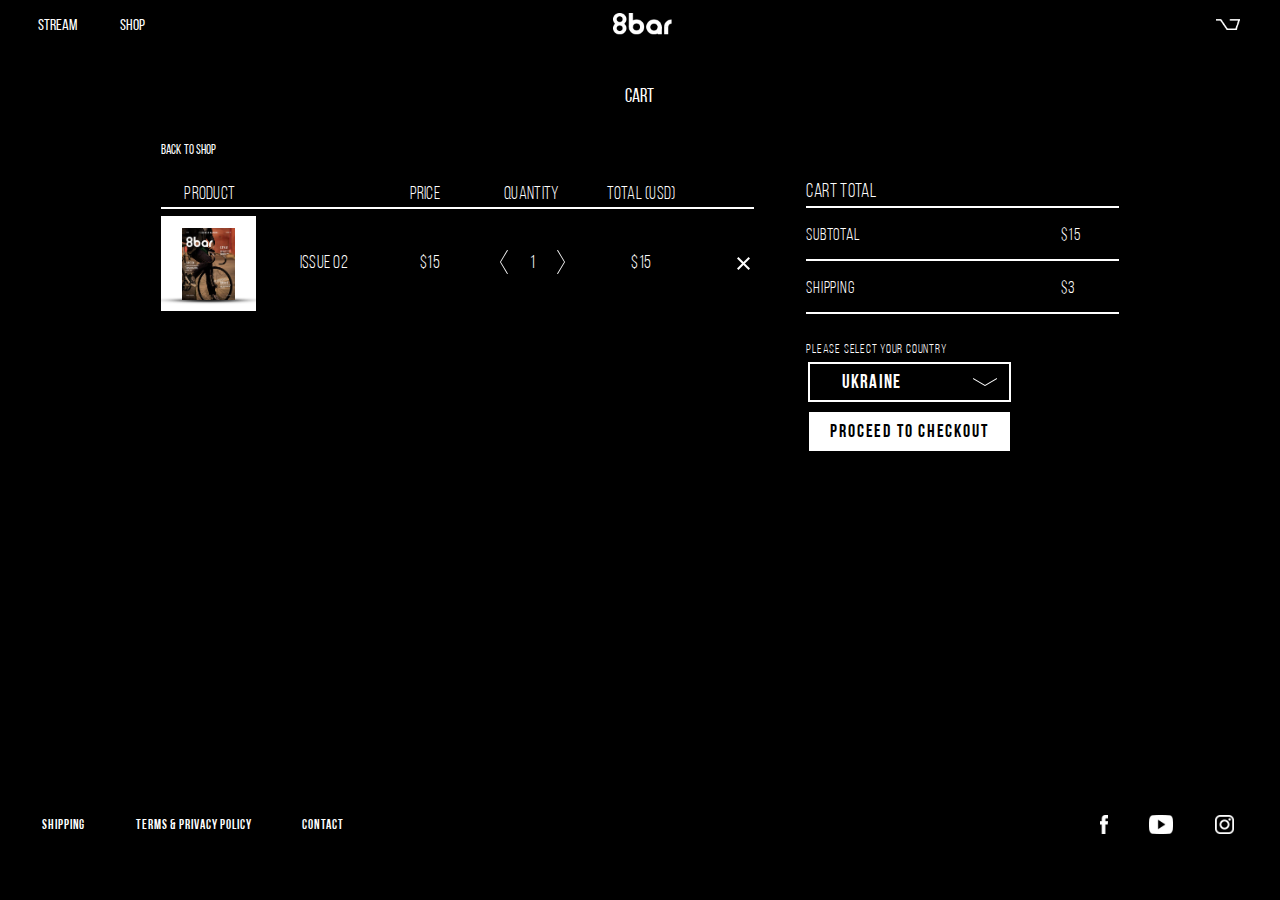
<file: cart.html>
<!DOCTYPE html>
<html lang="en">
<head>
    <meta charset="UTF-8">
    <title>cart</title>
    <link href="style.css" rel="stylesheet">
    <link href="cart.css" rel="stylesheet">
</head>
<body>
    <div class="cart-page">
        <header>
            <nav>
                <div class="nav-links">
                    <a href="stream.html">Stream</a>
                    <a href="shop.html">Shop </a>
                </div>
                <a class="logo" href="index.html">
                    <img src="assets/logo.png">
                </a>
                <div class="basket">
                    <a href="cart.html"></a>
                    <img src="assets/basket.png" class="basket-img">
                    <img src="assets/basket-mob.png" class="basket-mob">
                </div>
            </nav>
            <nav class="mob-menuToggle">
                <div class="menuToggle">
                    <input type="checkbox" />
                    <span></span>
                    <span></span>
                    <span></span>
                    <ul class="mob-menu">
                        <a href="index.html"><li>HOME</li></a>
                        <a href="stream.html"><li>STREAM</li></a>
                        <a href="shop.html"><li>SHOP</li></a>
                        <a href="cart.html"><li>CART</li></a>
                    </ul>
                </div>
            </nav>
        </header>
        <div class="cart-content">
            <div class="cart-content__title">CART</div>
            <a class="cart-content__back" href="shop.html">back to shop</a>
            <div class="cart-content__products">
                <div class="products-header">
                    <div class="products-header__product">product</div>
                    <div class="products-header__price">price</div>
                    <div class="products-header__quantity">quantity</div>
                    <div class="products-header__total-price">total (USD)</div>
                </div>
                <div class="no-products-message">No products in your cart</div>
                <div class="product-row">
                    <div class="product-row__product">
                        <div class="product-row__img-container">
                            <img class="product-row__img-shadow" src="assets/shadow.png">
                            <img class="product-row__img" src="assets/TITLEМонтажная-область-2.jpg">
                        </div>
                        <div class="product-row__product-name">ISSUE 02</div>
                    </div>
                    <div class="product-row__price">$15</div>
                    <div class="product-row__quantity">
                        <div class="quantity-arrow__less">
                            <img src="assets/arrow1.svg" onclick="decreaseProduct(this)">
                        </div>
                        <div class="quantity-numeral">1</div>
                        <div class="quantity-arrow__more">
                            <img src="assets/arrow2.svg" onclick="increaseProduct(this)">
                        </div>
                    </div>
                    <div class="product-row__total-price">$15</div>
                    <div class="product-row__delete">
                        <img src="assets/button-delete.svg" onclick="deleteProduct(this)">
                    </div>
                </div>
            </div>
            <div class="cart-content__form">
                <div class="cart-content__form-title">cart total</div>
                <div class="cart-content__form-subtotal">
                    <div class="subtotal-text">subtotal</div>
                    <div class="subtotal-price">$15</div>
                </div>
                <div class="cart-content__form-shipping">
                    <div class="shipping-text">shipping</div>
                    <div class="shipping-price">$</div>
                </div>
                <div class="cart-content__form-text">please select your country</div>
                <div class="country-select">
                    <div class="country-select__text"></div>
                    <div class="country-select__icon">
                        <img src="assets/select-icon.svg">
                    </div>
                    <div class="country-select__list"></div>
                </div>
                <button class="cart-content__button">proceed to checkout</button>
            </div>
        </div>
        <footer>
            <div class="footer-nav">
                <a>shipping</a>
                <a>terms & privacy policy</a>
                <a>contact</a>
            </div>
            <div class="social-icons">
                <a>
                    <img src="assets/f.png"class="icon-f">
                </a>
                <a>
                    <img src="assets/y-t.png" class="icon-y-t">
                </a>
                <a>
                    <img src="assets/inst.png" class="icon-inst">
                </a>
            </div>
        </footer>
    </div>
    <script src="script.js"></script>
</body>
</html>
</file>
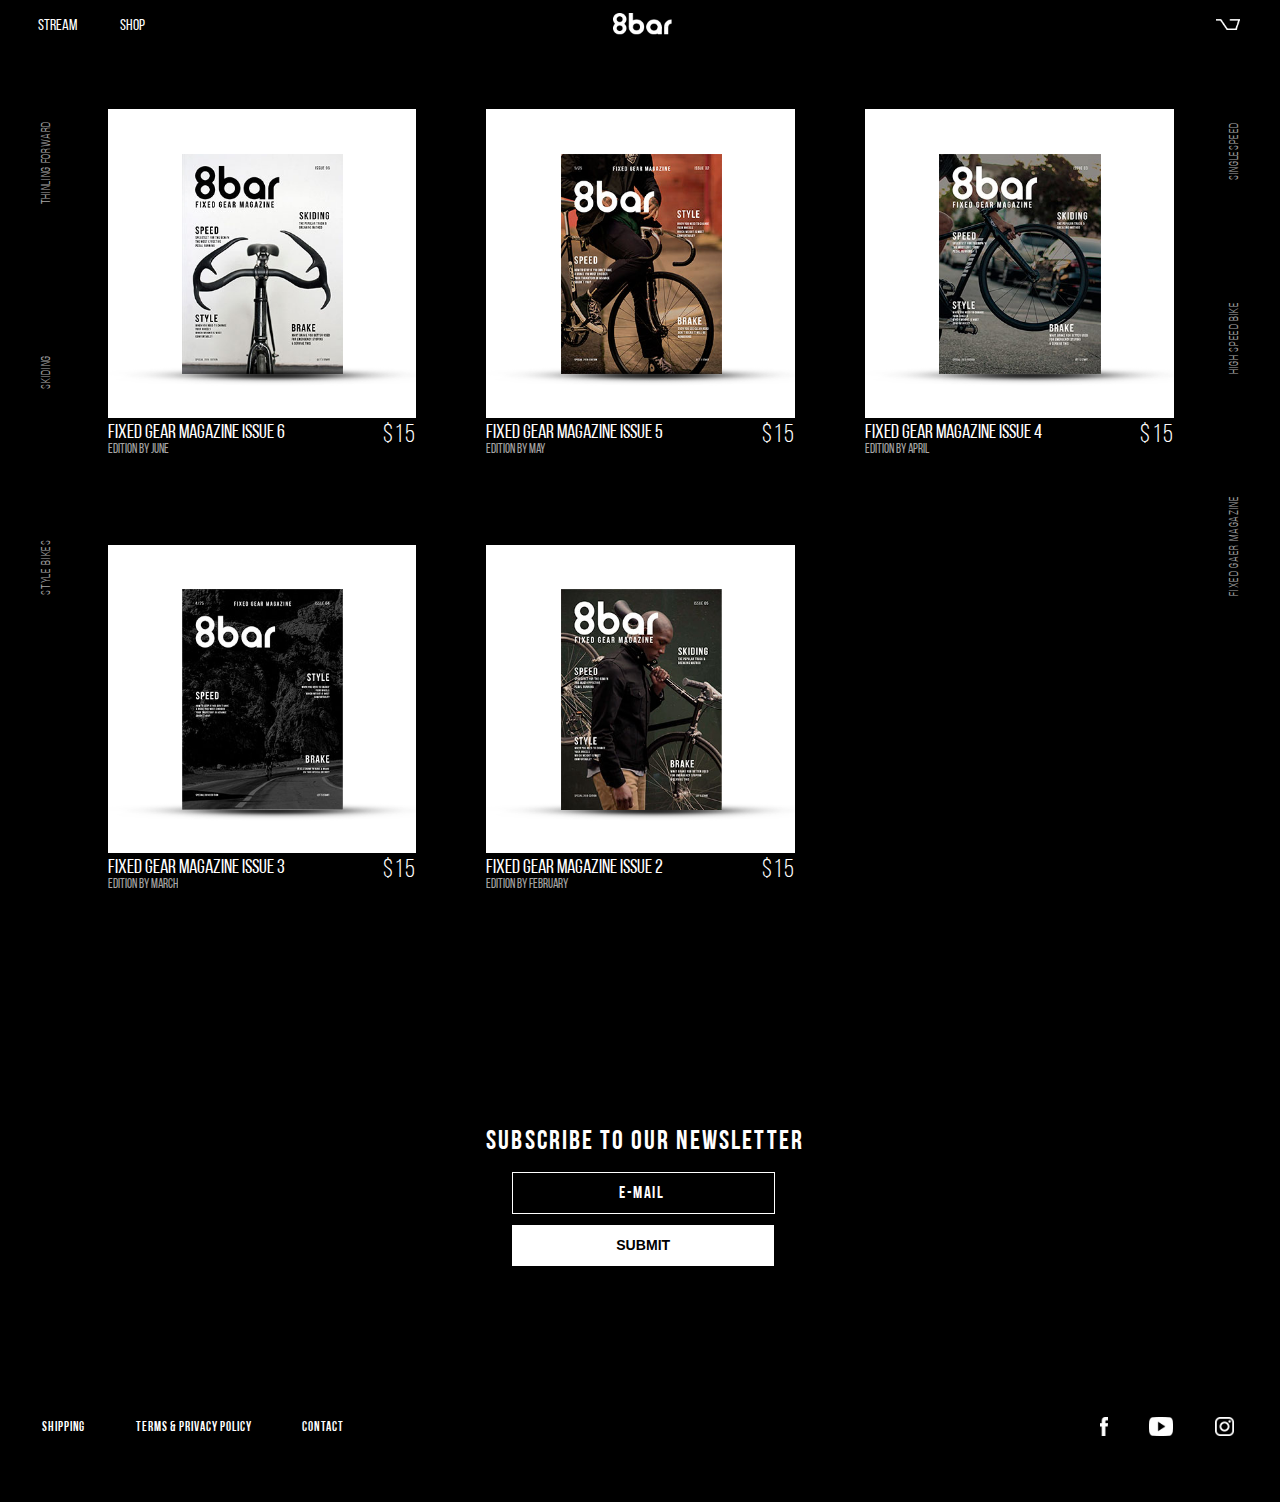
<file: shop.html>
<!DOCTYPE html>
<html lang="en">
<head>
    <meta charset="UTF-8">
    <title>8-bar</title>
    <link href="style.css" rel="stylesheet">
    <link href="shop.css" rel="stylesheet">
</head>
<body>
    <div class="shop-page" id="app">
        <header>
            <nav>
                <div class="nav-links">
                    <a href="stream.html">Stream</a>
                    <a href="shop.html">Shop </a>
                </div>
                <a class="logo" href="index.html">
                    <img src="assets/logo.png">
                </a>
                <div class="basket">
                    <a href="cart.html"></a>
                    <img src="assets/basket.png" class="basket-img">
                    <img src="assets/basket-mob.png" class="basket-mob">
                </div>
            </nav>
            <nav class="mob-menuToggle">
                <div class="menuToggle">
                    <input type="checkbox" />
                    <span></span>
                    <span></span>
                    <span></span>
                    <ul class="mob-menu">
                        <a href="index.html"><li>HOME</li></a>
                        <a href="stream.html"><li>STREAM</li></a>
                        <a href="shop.html"><li>SHOP</li></a>
                        <a href="cart.html"><li>CART</li></a>
                    </ul>
                </div>
            </nav>
            <div class="side-text side-text--left">
                <div>style bikes</div>
                <div>skiding</div>
                <div>thinling forward</div>
            </div>
            <div class="side-text side-text--right">
                <div>FIXED GAER MAGAZINE</div>
                <div>high speed bike</div>
                <div>singlespeed</div>
            </div>
        </header>
        <div class="products">
<!--           ====================================================-->
            <div class="product">
                <div class="product__inner">
                    <div class="product_cart">
                        <div class="product_cart__product-img-container hover-animation">
                            <img class="product_cart__product-img hover-animation__el" src="assets/TITLESМонтажная-область-6%20копия%202.jpg">
                        </div>
                        <img class="product_cart__shadow" src="assets/shadow.png">
                        <button class="product_cart__button-buy">TO CART</button>
                    </div>
                    <div class="product__info">
                        <div class="product__title">fixed gear magazine issue 6</div>
                        <div class="product__description">edition by june</div>
                        <div class="product__price">$15</div>
                    </div>
                </div>
            </div>
            <div class="product">
                <div class="product__inner">
                    <div class="product_cart">
                        <div class="product_cart__product-img-container hover-animation">
                            <img class="product_cart__product-img hover-animation__el" src="assets/TITLEМонтажная-область-2.jpg">
                        </div>
                        <img class="product_cart__shadow" src="assets/shadow.png">
                        <button class="product_cart__button-buy">TO CART</button>
                    </div>
                    <div class="product__info">
                        <div class="product__title">fixed gear magazine issue 5</div>
                        <div class="product__description">edition by may</div>
                        <div class="product__price">$15</div>
                    </div>
                </div>
            </div>
            <div class="product">
                <div class="product__inner">
                    <div class="product_cart">
                        <img class="product_cart__shadow" src="assets/shadow.png">
                        <div class="product_cart__product-img-container hover-animation">
                            <img class="product_cart__product-img hover-animation__el" src="assets/TITLEМонтажная-область-3.jpg">
                        </div>
                        <button class="product_cart__button-buy">TO CART</button>
                    </div>
                    <div class="product__info">
                        <div class="product__title">fixed gear magazine issue 4</div>
                        <div class="product__description">edition by april</div>
                        <div class="product__price">$15</div>
                    </div>
                </div>
            </div>
            <div class="product">
                <div class="product__inner">
                    <div class="product_cart">
                        <img class="product_cart__shadow" src="assets/shadow.png">
                        <div class="product_cart__product-img-container hover-animation">
                            <img class="product_cart__product-img hover-animation__el" src="assets/TITLEМонтажная-область-4%20копия.jpg">
                        </div>
                        <button class="product_cart__button-buy">TO CART</button>
                    </div>
                    <div class="product__info">
                        <div class="product__title">fixed gear magazine issue 3</div>
                        <div class="product__description">edition by march</div>
                        <div class="product__price">$15</div>
                    </div>
                </div>
            </div>
            <div class="product">
                <div class="product__inner">
                    <div class="product_cart">
                        <img class="product_cart__shadow" src="assets/shadow.png">
                        <div class="product_cart__product-img-container hover-animation">
                            <img class="product_cart__product-img hover-animation__el" src="assets/TITLEМонтажная-область-5%20копия.jpg">
                        </div>
                        <button class="product_cart__button-buy">TO CART</button>
                    </div>
                    <div class="product__info">
                        <div class="product__title">fixed gear magazine issue 2</div>
                        <div class="product__description">edition by february</div>
                        <div class="product__price">$15</div>
                    </div>
                </div>
            </div>
            <div class="product">
                <div class="product__inner">
                    <div class="product_cart">
                        <img class="product_cart__shadow" src="assets/shadow.png">
                        <div class="product_cart__product-img-container hover-animation">
                            <img class="product_cart__product-img hover-animation__el" src="assets/TITLEМонтажная-область-1.jpg">
                        </div>
                        <button class="product_cart__button-buy">TO CART</button>
                    </div>
                    <div class="product__info">
                        <div class="product__title">fixed gear magazine issue 1</div>
                        <div class="product__description">edition by january</div>
                        <div class="product__price">$15</div>
                    </div>
                </div>
            </div>
        </div>
    </div>
    <form class="form-screen">
        <div class="form-title">
            subscribe to our newsletter
        </div>
        <input class="form-screen__button-1" placeholder="E-MAIL">
        <button class="form-screen__button-2">submit</button>
    </form>
    <!--    ====================================================================footer=-->
    <footer>
        <div class="footer-nav">
            <a>shipping</a>
            <a>terms & privacy policy</a>
            <a>contact</a>
        </div>
        <div class="social-icons">
            <a>
                <img src="assets/f.png"class="icon-f">
            </a>
            <a>
                <img src="assets/y-t.png" class="icon-y-t">
            </a>
            <a>
                <img src="assets/inst.png" class="icon-inst">
            </a>
        </div>
    </footer>
    <script src ="script.js"></script>
</body>
</html>
</file>
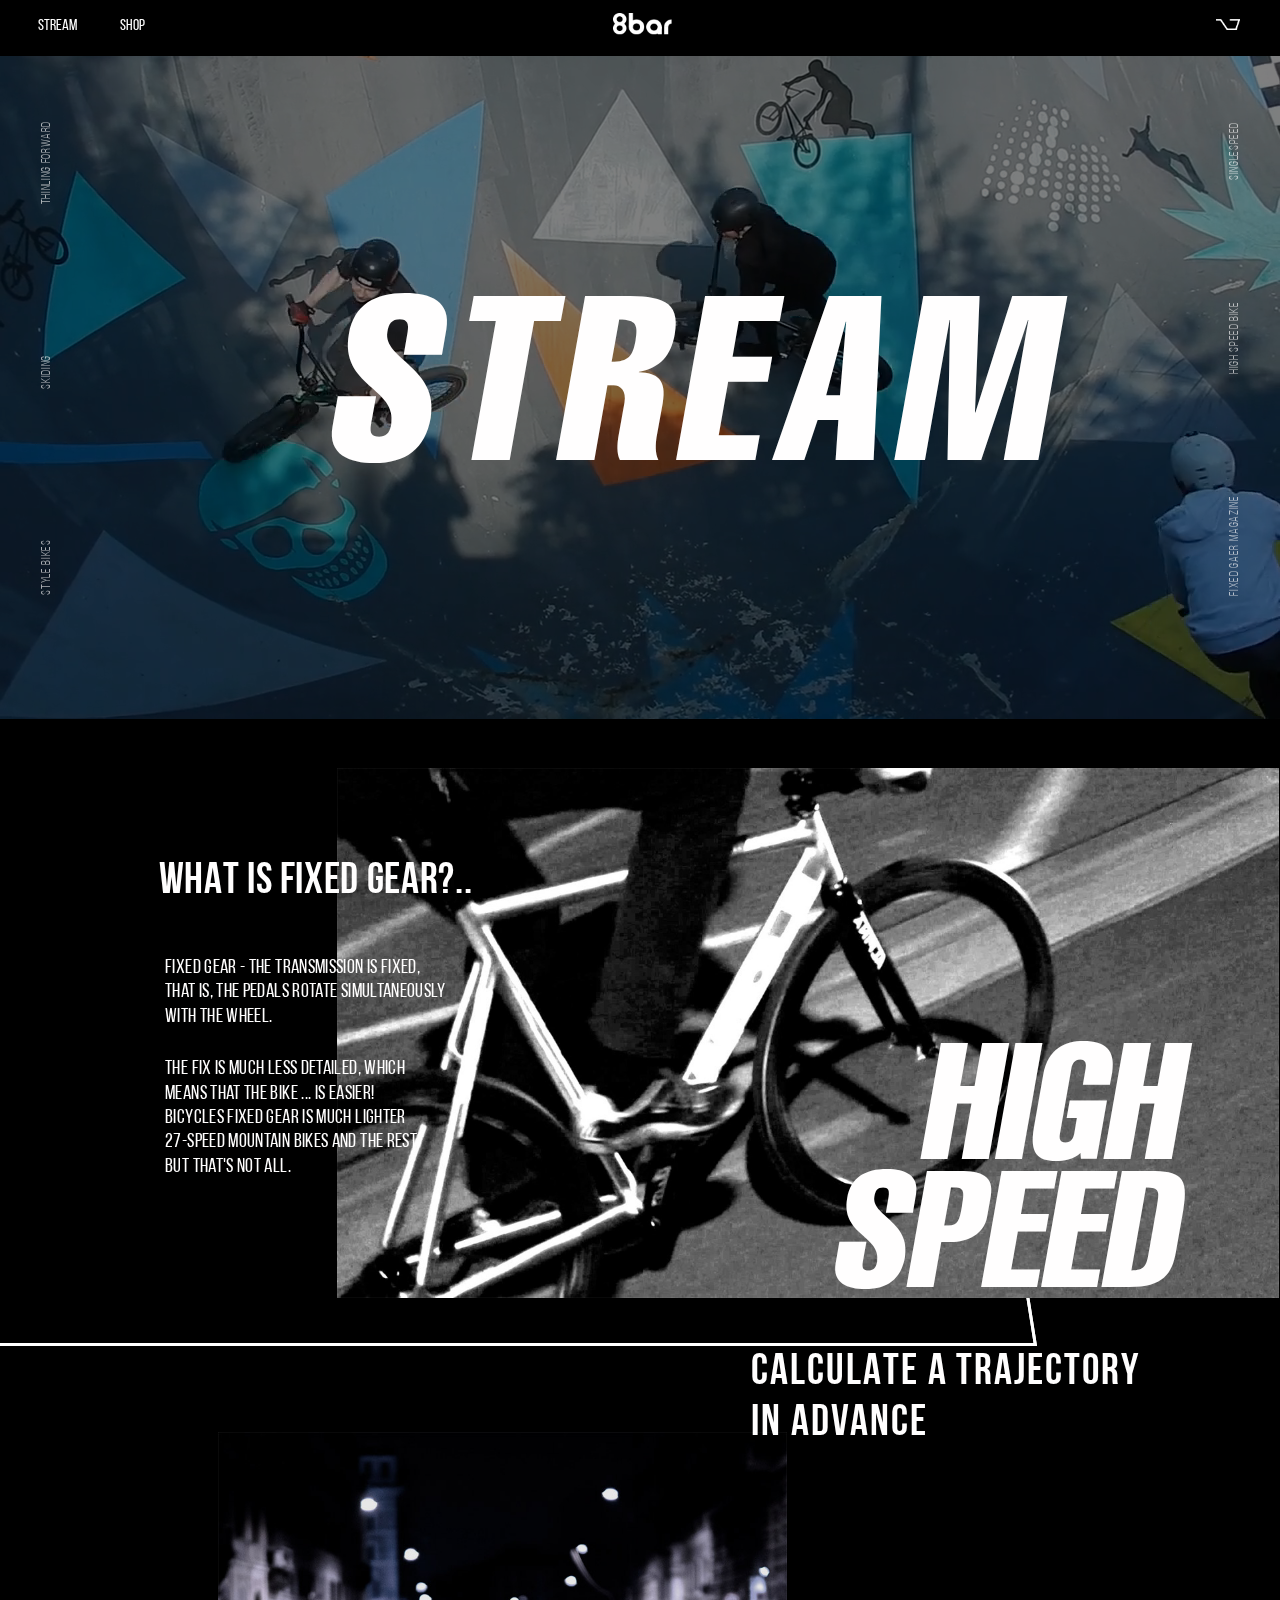
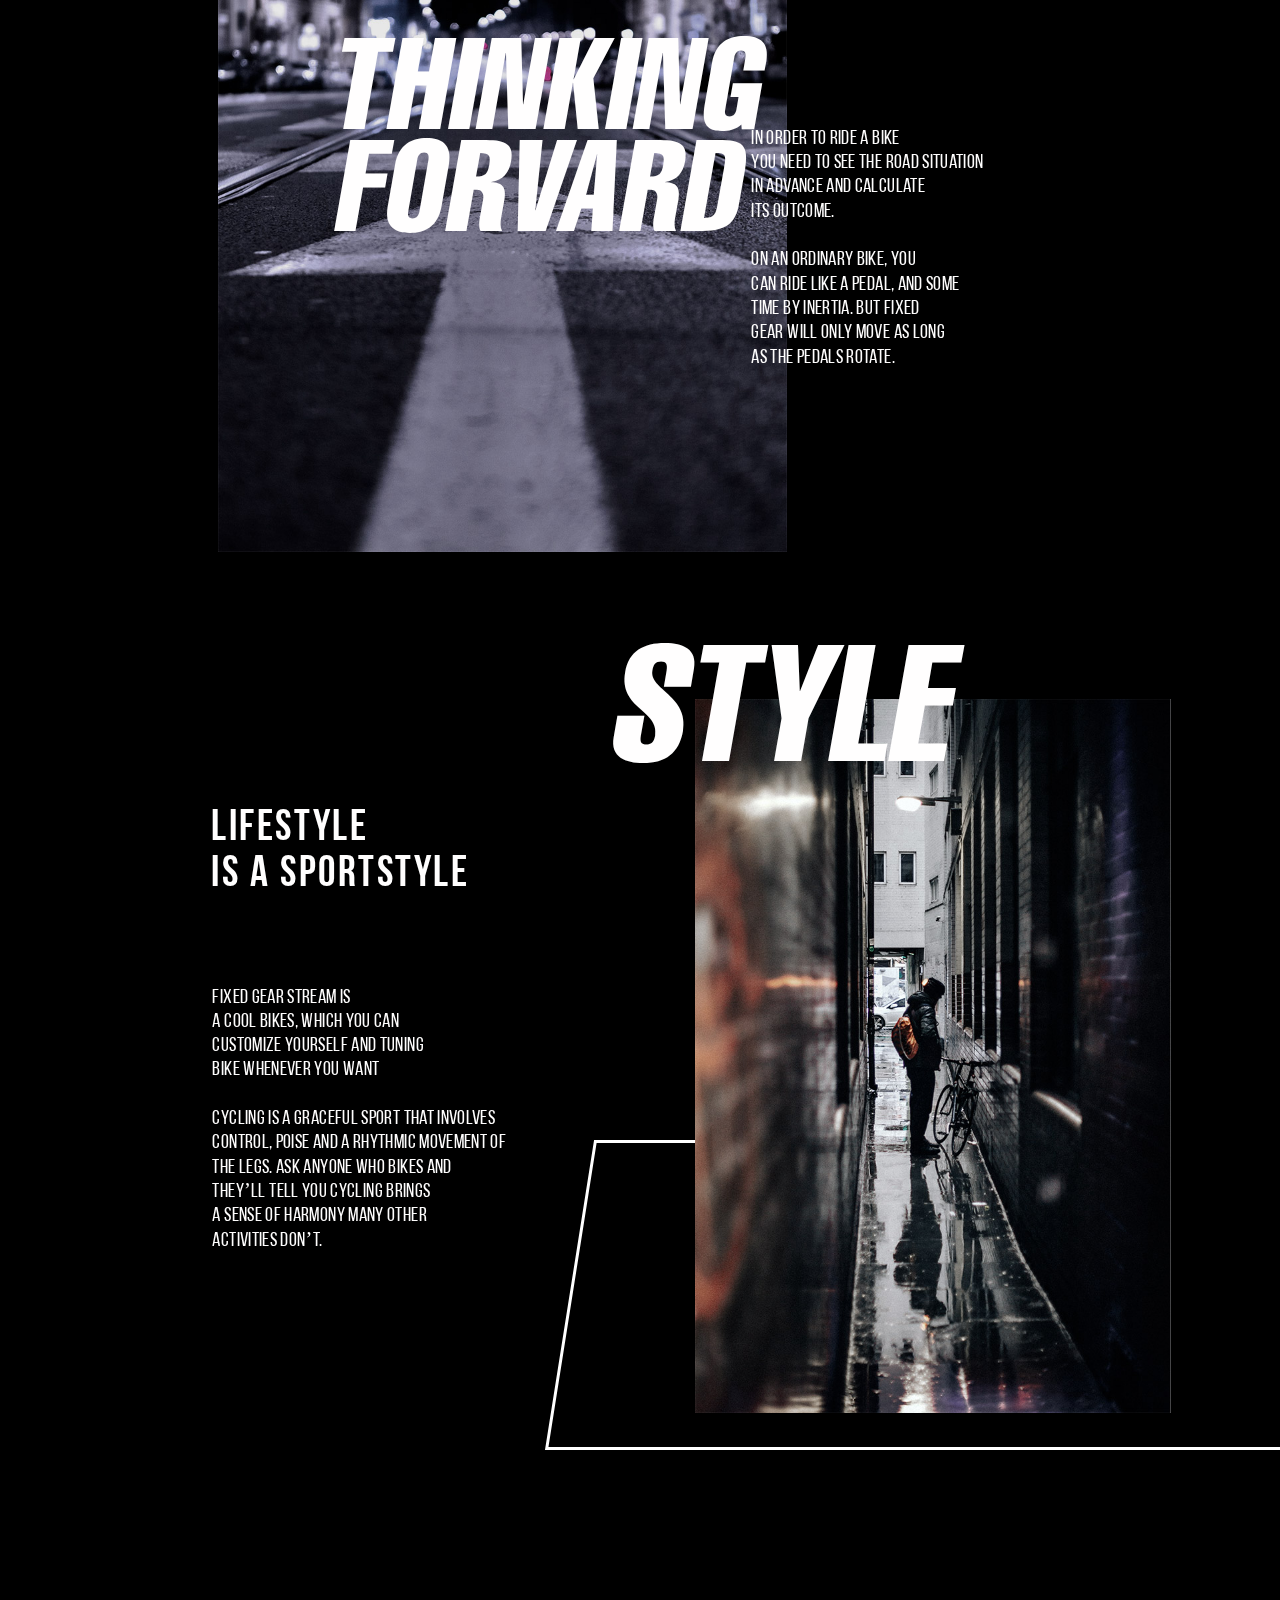
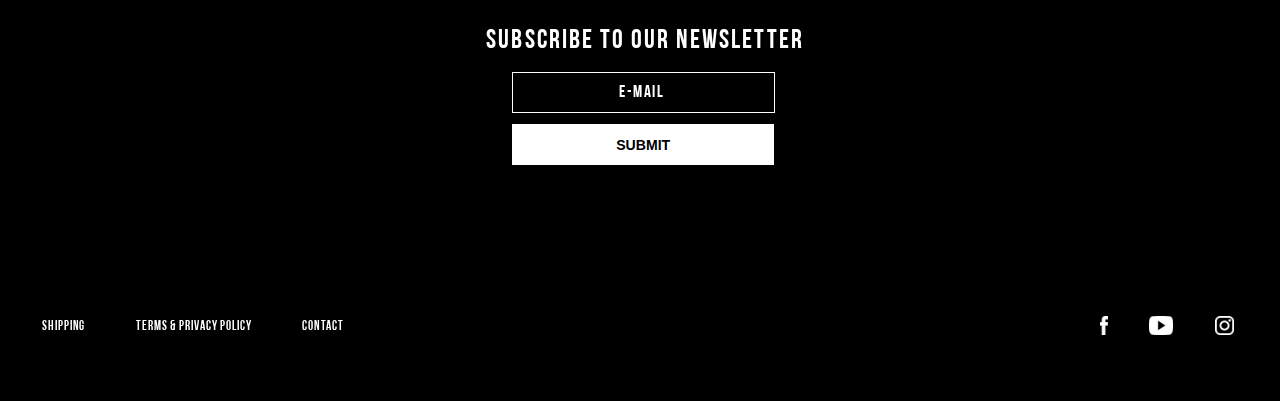
<file: stream.html>
<!DOCTYPE html>
<html lang="en">
<head>
    <meta charset="UTF-8">
    <title>stream</title>
    <link href="style.css" rel="stylesheet">
    <link href="stream.css" rel="stylesheet">
</head>
<body class="stream-page">
    <header>
            <nav>
                <div class="nav-links">
                    <a href="stream.html">Stream</a>
                    <a href="shop.html">Shop </a>
                </div>
                <a class="logo" href="index.html">
                    <img src="assets/logo.png">
                </a>
                <div class="basket">
                    <a href="cart.html"></a>
                    <img src="assets/basket.png" class="basket-img">
                    <img src="assets/basket-mob.png" class="basket-mob">
                </div>
            </nav>
        <nav class="mob-menuToggle">
            <div class="menuToggle">
                <input type="checkbox" />
                <span></span>
                <span></span>
                <span></span>
                <ul class="mob-menu">
                    <a href="index.html"><li>HOME</li></a>
                    <a href="stream.html"><li>STREAM</li></a>
                    <a href="shop.html"><li>SHOP</li></a>
                    <a href="cart.html"><li>CART</li></a>
                </ul>
            </div>
        </nav>
        <div class="side-text side-text--left">
            <div>style bikes</div>
            <div>skiding</div>
            <div>thinling forward</div>
        </div>
        <div class="side-text side-text--right">
            <div>FIXED GAER MAGAZINE</div>
            <div>high speed bike</div>
            <div>singlespeed</div>
        </div>
        </header>
    <div class="main-screen">
        <h1>STREAM</h1>
        <div class="video-container">
            <video autoplay loop muted playsinline src="assets/Bmx%20-%2016293.mp4"></video>
        </div>
    </div>
    <div class="speed-screen">
        <h2 class="speed-screen__title-1">high</h2>
        <h2 class="speed-screen__title-2">speed</h2>
        <h3>What is fixed gear?..</h3>
        <p class="speed-screen__text">Fixed Gear - the transmission is fixed,<br>
            that is, the pedals rotate simultaneously<br>
            with the wheel.
        </p>
        <p class="speed-screen__text-2">
            The fix is much less detailed, which<br>
            means that the bike ... is easier!<br>
            Bicycles Fixed Gear is much lighter<br>
            27-speed mountain bikes and the rest.<br>
            But that's not all.</p>
        <img class="speed-screen__img" src="assets/maxresdefault%20(1).jpg">
        <img class="speed-screen__img-mob" src="assets/mob-maxresdefault%20(1).jpg">
        <img class="speed-screen__svg">
    </div>
    <div class="thinking-screen">
        <div class="trapeze"></div>
        <h2 class="thinking-screen__title-1">thinking</h2>
        <h2 class="thinking-screen__title-2">forvard</h2>
        <h3>calculate a trajectory<br>
            in advance</h3>
        <div class="thinking-screen__title-mob">
            calculate<br>
            a trajectory<br>
            in advance </div>
        <p class="thinking-screen__text">In order to ride a bike<br>
            you need to see the road situation<br>
            in advance and calculate<br>
            its outcome.<br><br>
            On an ordinary bike, you<br>
            can ride like a pedal, and some<br>
            time by inertia. But Fixed<br>
            gear will only move as long<br>
            as the pedals rotate.</p>
        <div class="thinking-screen__text-mob">In order to ride a bike<br>
            you need to see the road situation<br>
            in advance and calculate<br>
            its outcome.</div>
        <img class="thinking-screen__img" src="assets/vek-labs-218896.jpg">
        <img class="thinking-screen__img-mob" src="assets/mob-vek-labs-218896.jpg">
        <img class="thinking-screen__svg">
        <div class="trapeze"></div>
    </div>
    <div class="style-screen">
        <h2 class="style-screen__title-1">style</h2>
        <h3>Lifestyle<br>
            is a sportstyle</h3>
        <p class="style-screen__text">
            Fixed Gear Stream is<br>
            a cool bikes, which you can<br>
            customize yourself and tuning<br>
            bike whenever you want<br><br>
            Cycling is a graceful sport that involves<br>
            control, poise and a rhythmic movement of<br>
            the legs. Ask anyone who bikes and<br>
            they’ll tell you cycling brings<br>
            a sense of harmony many other<br>
            activities don’t.
        </p>
        <div class="style-screen__text-mob">
            Fixed Gear Stream is<br>
            a cool bikes, which you can<br>
            customize yourself and tuning<br>
            bike whenever you want
        </div>
        <img class="style-screen__img" src="assets/clem-onojeghuo-223926.jpg">
        <img class="style-screen__img-mob" src="assets/mob-clem-onojeghuo-223926.jpg">
        <img class="style-screen__svg">
        <div class="trapeze"></div>
    </div>
    <form class="form-screen">
        <div class="form-title">
            subscribe to our newsletter
        </div>
        <input class="form-screen__button-1" placeholder="E-MAIL">
        <button class="form-screen__button-2">submit</button>
    </form>
    <!--    ====================================================================footer=-->
    <footer>
        <div class="footer-nav">
            <a>shipping</a>
            <a>terms & privacy policy</a>
            <a>contact</a>
        </div>
        <div class="social-icons">
            <a>
                <img src="assets/f.png"class="icon-f">
            </a>
            <a>
                <img src="assets/y-t.png" class="icon-y-t">
            </a>
            <a>
                <img src="assets/inst.png" class="icon-inst">
            </a>
        </div>
    </footer>
</body>
</html>
</file>
<file: style.css>
@font-face {
    font-family: 'Bebas Neue';
    src: local('Bebas Neue Book'), local('BebasNeueBook'), url('fonts/bebasneue (1)/bebasneuebook.woff2') format('woff2'), url('fonts/bebasneue (1)/bebasneuebook.woff') format('woff'), url('fonts/bebasneue (1)/bebasneuebook.ttf') format('truetype');
    font-weight: 300;
    font-style: normal;
}
@font-face {
    font-family: 'Bebas Neue';
    src: local('Bebas Neue Regular'), local('BebasNeueRegular'), url('fonts/bebasneue (1)/bebasneueregular.woff2') format('woff2'), url('fonts/bebasneue (1)/bebasneueregular.woff') format('woff'), url('fonts/bebasneue (1)/bebasneueregular.ttf') format('truetype');
    font-weight: 400;
    font-style: normal;
}
@font-face {
    font-family: 'Bebas Neue';
    src: local('Bebas Neue Bold'), local('BebasNeueBold'), url('fonts/bebasneue (1)/bebasneuebold.woff2') format('woff2'), url('fonts/bebasneue (1)/bebasneuebold.woff') format('woff'), url('fonts/bebasneue (1)/bebasneuebold.ttf') format('truetype');
    font-weight: 700;
    font-style: normal;
}

/*@font-face {*/
/*    font-family: 'AGLettericaExtraCompressed';*/
/*    src: local('AGLettericaExtraCompressed'), url('fonts/AGLettericaExtraCompressed.ttf') format('truetype');*/
/*    font-weight: 700;*/
/*    font-style: normal;*/
/*}*/
@font-face {
    font-family: 'AGLettericaExtraCompressed';
    src: local('AGLettericaExtraCompressed'), url('fonts/aglettericacompressedc-it.otf') format('truetype');
    font-weight: 700;
    font-style: italic;
}

/*======================================================mob-menu*/

.mob-menuToggle {
    display: none;
    z-index: 100;
}

.menuToggle__title {
    position: absolute;
    display: block;
    width: 14vw;
    height: 6vw;
    top: 14vw;
    left: 77vw;
    transition: left 0.5s cubic-bezier(0.77,0.2,0.05,1.0);
}

.menuToggle input:checked ~ div {
    color: white;
    z-index: 1;
    left: -60.39vw;
}

.menuToggle {
    display: block;
    position: relative;
    top: 0;
    left: 0;
    z-index: 1;
    -webkit-user-select: none;
    user-select: none;
    height: 11px;
}

.menuToggle a {
    text-decoration: none;
    transition: color 0.3s ease;
}

.menuToggle a:hover {
    color: tomato;
}

.menuToggle input {
    display: block;
    width: 20px;
    height: 18px;
    position: absolute;
    top: -7px;
    left: -5px;
    cursor: pointer;
    opacity: 0;
    z-index: 2;
    -webkit-touch-callout: none;
}

.menuToggle span {
    display: block;
    width: 7.7vw;
    height: 1vw;
    margin-bottom: 1.5vw;
    position: relative;
    background: white;
    z-index: 1;
    transform-origin: 4px 0px;
    transition: transform 0.5s cubic-bezier(0.77,0.2,0.05,1.0),
    background 0.5s cubic-bezier(0.77,0.2,0.05,1.0),
    opacity 0.55s ease;
}

.menuToggle span:first-child {
    transform-origin: 0% 0%;
}

.menuToggle span:nth-last-child(2) {
    transform-origin: 0% 100%;
}

.menuToggle input:checked ~ span {
    opacity: 1;
    transform: rotate(45deg) translate(-0.5px, 2px);
    background: white;
}

.menuToggle input:checked ~ span:nth-last-child(3) {
    opacity: 0;
    transform: rotate(0deg) scale(0.2, 0.2);
}

.menuToggle input:checked ~ span:nth-last-child(2) {
    transform: rotate(-45deg) translate(0, -1px);
}

.mob-menu {
    position: absolute;
    width: 100vw;
    height: 150vw;
    margin: -24.15vw 0 0 -72.46vw;
    padding-top: 40vw;
    box-shadow: 0 30px 90px rgba(0, 0, 0, 1);
    padding-bottom: 15.9vw;
    top: 15vw;
    background: BLACK;
    list-style-type: none;
    -webkit-font-smoothing: antialiased;
    transform-origin: 0% 0%;
    transform: translate(-100%, 0);
    transition: transform 0.5s cubic-bezier(0.77,0.2,0.05,1.0);
    text-align: center;
}

.mob-menu li {
    margin-bottom: 9.1vw;
    font-size: 10vw;
    color: white;
    opacity: 80%;
}

.menuToggle input:checked ~ ul {
    transform: translate(59%, 0);
}

/*=====================================================trapeze*/

.trapeze {
    height: 23.75vw;
    width: 89.6vw;
    transform: skewX(-9deg);
    position: absolute;
    left: 12.1vw;
    bottom: 2.5vw;
    z-index: -2;
}

.trapeze::before {
    border: 3px solid white;
    display: block;
    content: "";
    height: 100%;
    position: absolute;
    width: 100%;
}

.trapeze::after {
    content: '';
    display: block;
    height: 100%;
    position: absolute;
    width: 90%;
    left: 10%;
    top: -1px;
    background: black;
}


body {
    background: black;
    font-family: 'Bebas Neue';
    font-style: normal;
    font-weight: 400;
    font-size: 25px;
    color: #fffefe;
    margin: 0;
    cursor: url(assets/c2.svg), default;
}

header {
    height: 4.4vw;
}

nav {
    display: flex;
    font-size: 0.83vw;
    margin-left: 2.5vw;
    padding-top: 1.4vw;
    position: relative;
    text-transform: uppercase;
}

nav a {
    font-size: 1.25vw;
    margin-right: 2.2vw;
    position: relative;
    padding: .5vw;
}

a {
    text-decoration: none;
    color: white;
}

.nav-links a:not(.logo)::before {
    content: "";
    position: absolute;
    z-index: -1;
    left: .5vw;
    right: 100%;
    bottom: 0;
    background: white;
    height: 0.10vw;
    transition-property: right;
    transition-duration: 0.3s;
    transition-timing-function: ease-out;
}

h1 {
    font-family: 'AGLettericaExtraCompressed';
    font-style: italic;
    font-size: 10.2vw;
    letter-spacing: 0.09vw;
    margin: 0;
}
.nav-links a:hover::before {
    right: 30%;
}

h2 {
    font-family: 'AGLettericaExtraCompressed';
    font-size: 9vw;
    font-style: italic;
    margin: 0;
}

h3 {
    font-size: 1.8vw;
    font-weight: 400;
    display: block;
    letter-spacing: .01vw;
    line-height: 2.1vw;
    position: absolute;
}

p {
    margin: 0;
}

button {
    align-items: center;
    background: white;
    border: 0px solid;
    border-radius: 0px;
    font-weight: 700;
    font-size: 1.1vw;
    display: flex;
    color: black;
    height: 3vw;
    justify-content: center;
    text-transform: uppercase;
    width: 13vw;
}

button a {
    height: 3vw;
    width: 13vw;
    position: absolute;
}

button:hover {
    border: 2px solid white;
    color: white;
    cursor: pointer;
    background: none;
    backdrop-filter: blur(5px);
    transition: backdrop-filter .1s linear, background-color .2s linear, color .2s linear;
}

a:hover {
    cursor: pointer;

}

.main-page {
    height: 55.6vw;
    width: 100vw;
    overflow: hidden;
    position: relative;
}

.logo {
    width: 5vw;
    height: 1.7vw;
    position: absolute;
    top: 0.5vw;
    left: 44.9vw;
    z-index: 2;
}

.logo:hover{
    opacity: 70%;
    transition: opacity .05s linear;
    cursor: pointer;
}

.logo img {
    width: 4.6vw;
    height: 1.7vw;
}

.log-in {
    display: flex;
    position: absolute;
    top: 1.5vw;
    left: 78.5vw;
}

.basket {
    width: 3vw;
    height: 2vw;
    position: absolute;
    top: 01vw;
    left: 92vw;
}

.basket a{
    width: 100%;
    height: 100%;
    position: absolute;
    z-index: 100;
}

.basket-img {
    position: absolute;
    top: 0;
    left: 0;
    display: block;
    z-index: 2;
    padding: .5vw;
    transition: all .5s ease-in-out;
}

.basket-img:hover {
    opacity: 70%;
    transition: opacity .05s linear;
    cursor: pointer;
}

.basket-mob {
    display: none;
}

.basket img {
    width: 1.9vw;
    height: .88vw;
}

.languages {
    display: flex;
    position: absolute;
    top: 1.5vw;
    left: 91.4vw;
}

.languages a {
    margin-right: 0;
}

.side-text {
    font-size: 1vw;
    letter-spacing: .05vw;
    font-weight: 100;
    opacity: 65%;
    text-transform: uppercase;
    display: flex;
    position: absolute;
    transform-origin: 0;
    justify-content: space-between;
    width: 37vw;
}

.side-text--left {
    top: 45.9vw;
    left: 3.6vw;
    transform: rotate(-90deg);
}
.side-text--right {
    top: 46vw;
    right: -33.4vw;
    transform: rotate(-90deg);
}

.side-text__left div {
    margin-right: 13vw;
}
.side-text__right div {
    margin-right: 13vw;
    margin-right: 13vw;
}

.main-page_img {
    position: absolute;
    top: 0vw;
    left: 24vw;
    width: 70vw;
    height: 64.6vw;
    z-index: 1;
    opacity: 0;
    transition: all .6s ease-in-out;
}

.main-page_img-mob {
    display: none;
}

.main-page__content {
    position: absolute;
    z-index: 2;
    top: 38.1vw;
    left: 60.6vw;
    font-weight: 700;
    line-height: 3vw;
    font-size: 2.79vw;
    letter-spacing: 0.16vw;
    
}

/*<====================================================================product-screen=-->*/

.product-screen {
    height: 55.6vw;
    width: 100vw;
    position: relative;
    overflow: hidden;

}

.product-screen .trapeze {
    background: white;
    position: absolute;
    left: -35vw;
    top: 23.5vw;
    border: none;
}

.product-screen .trapeze::before {
 display: none;
}

.product-screen .trapeze::after {
    display: none;
}

.product-screen___place-img {
    width: 22.2vw;
    height: 30.4vw;
    position: absolute;
    top: 11vw;
    left: 17.3vw;
}

.product-screen__img {
    position: absolute;
    top: 0vw;
    left: -13vw;
    width: 48.1vw;
    height: 31.3vw;
}

.product-screen__img-mob {
    display: none;
}

.product-screen__content {
    position: absolute;
    top: 18.8vw;
    left: 68.9vw;
    /*width: 17vw;*/
    line-height: 2vw;
    font-size: 1.5vw;
}

.content__title {
    width: 12vw;
}

.content__text {
    margin-top: .5vw;
    font-family: 'Bebas Neue';
    font-weight: 300;
    font-size: 1.1vw;
    letter-spacing: .02vw;
    line-height: 1.65vw;
}

.product-screen button {
    position: absolute;
    top: 14.6vw;
    left: -.1vw;
}

.title-1 {
    position: absolute;
    top: 11.4vw;
    left: 23.3vw;
}

.title-2 {
    position: absolute;
    top: 20vw;
    left: 21.3vw;
}

.title-3 {
    position: absolute;
    top: 28.7vw;
    left: 19.7vw;
}

.title-4 {
    position: absolute;
    top: 37.3vw;
    left: 18.3vw;
}

/*=======================================================video-screen*/

.video-screen {
    width: 100vw;
    height: 56.8vw;
    position: relative;
    overflow: hidden;
}

.video-container {
    align-items: center;
    display: flex;
    height: 37.9vw;
    overflow: hidden;
    position: absolute;
    top: 12.3vw;
    width: 100vw;
}

.video-container video {
    width: 100vw;
}

.video-screen__img {
    width: 100vw;
    height: 37.9vw;
    opacity: 30%;
    position: absolute;
    top: 12.3vw;
    /*todo: remove*/
    display: none;
}

.video-screen__img-mob {
    display: none;
}

.video-screen__title-1 {
    position: absolute;
    top: 7.6vw;
    left: 26.2vw;
    font-size: 9vw;
}
.video-screen__title-2 {
    position: absolute;
    top: 15vw;
    left: 24.5vw;
    font-size: 9vw;
    left: 22.5vw;
}

.video-screen h3 {
    position: absolute;
    top: 17vw;
    left: 60.5vw;
    line-height: 2.1vw;
}

.play {
    position: absolute;
    top: 29.6vw;
    left: 48.4vw;
    padding: 10px;
    display: flex;
    align-items: center;
}

.play-icon {
    width: 3vw;
    height: 3vw;
    border-radius: 50%;
    background: white;
    opacity: 55%;
    display: flex;
    justify-content: center;
    align-items: center;
    margin-right: 1vw;
}

.play:hover .play-icon {
    opacity: 100%;
}

.play-icon svg {
    width: 1vw;
    height: 1vw;
}

/*==========================================articles-screen*/

.articles-screen {
    width: 100vw;
    height: 56.8vw;
    position: relative;
    overflow: hidden;
}

.articles-screen .trapeze {
    position: absolute;
    top: 26.3vw;
    left: 46vw;
}

.articles-screen .trapeze::after,
.slider-screen .trapeze::after {
    left: 20%;
}

.articles-screen__title-1 {
    position: absolute;
    top: 4vw;
    left: 38.3vw;
    font-size: 8vw;
    line-height: 8.1vw;
}

.articles-screen__img {
    position: absolute;
    top: 14.4vw;
    left: 59vw;
    width: 32.5vw;
    height: 32.5vw;
    z-index: -1;
}

.articles-screen__img-mob {
    display: none;
}

.articles-screen__mokup {
    position: absolute;
    top: 8.6vw;
    left: 10.7vw;
    width: 39vw;
    height: 29.9vw;
    z-index: -1;
    width: 39vw;
    height: 30vw;
    background: rgba(0,0,0,1);
    background: -moz-linear-gradient(-45deg, rgba(0,0,0,1) 0%, rgba(0,0,0,1) 26%, rgba(0,0,0,1) 31%, rgba(0,0,0,1) 31%, rgba(102,102,102,1) 100%);
    background: -webkit-gradient(left top, right bottom, color-stop(0%, rgba(0,0,0,1)), color-stop(26%, rgba(0,0,0,1)), color-stop(31%, rgba(0,0,0,1)), color-stop(31%, rgba(0,0,0,1)), color-stop(100%, rgba(102,102,102,1)));
    background: -webkit-linear-gradient(-45deg, rgba(0,0,0,1) 0%, rgba(0,0,0,1) 26%, rgba(0,0,0,1) 31%, rgba(0,0,0,1) 31%, rgba(102,102,102,1) 100%);
    background: -o-linear-gradient(-45deg, rgba(0,0,0,1) 0%, rgba(0,0,0,1) 26%, rgba(0,0,0,1) 31%, rgba(0,0,0,1) 31%, rgba(102,102,102,1) 100%);
    background: -ms-linear-gradient(-45deg, rgba(0,0,0,1) 0%, rgba(0,0,0,1) 26%, rgba(0,0,0,1) 31%, rgba(0,0,0,1) 31%, rgba(102,102,102,1) 100%);
    background: linear-gradient(135deg, rgba(0,0,0,1) 0%, rgba(0,0,0,1) 26%, rgba(0,0,0,1) 31%, rgba(0,0,0,1) 31%, rgba(102,102,102,1) 100%);
    filter: progid:DXImageTransform.Microsoft.gradient( startColorstr='#000000', endColorstr='#666666', GradientType=1 );
}

.articles-screen__mokup-shadow {
    position: absolute;
    top: 8vw;
    left: -8vw;
    width: 43vw;
    height: 23vw;
    background: rgba(0,0,0,1);
    background: -moz-radial-gradient(center, ellipse cover, rgba(0,0,0,1) 0%, rgba(0,0,0,1) 0%, rgba(58,58,58,0) 57%, rgba(102,102,102,0) 100%);
    background: -webkit-gradient(radial, center center, 0px, center center, 100%, color-stop(0%, rgba(0,0,0,1)), color-stop(0%, rgba(0,0,0,1)), color-stop(57%, rgba(58,58,58,0)), color-stop(100%, rgba(102,102,102,0)));
    background: -webkit-radial-gradient(center, ellipse cover, rgba(0,0,0,1) 0%, rgba(0,0,0,1) 0%, rgba(58,58,58,0) 57%, rgba(102,102,102,0) 100%);
    background: -o-radial-gradient(center, ellipse cover, rgba(0,0,0,1) 0%, rgba(0,0,0,1) 0%, rgba(58,58,58,0) 57%, rgba(102,102,102,0) 100%);
    background: -ms-radial-gradient(center, ellipse cover, rgba(0,0,0,1) 0%, rgba(0,0,0,1) 0%, rgba(58,58,58,0) 57%, rgba(102,102,102,0) 100%);
    background: radial-gradient(ellipse at center, rgba(0,0,0,1) 0%, rgba(0,0,0,1) 0%, rgba(58,58,58,0) 57%, rgba(102,102,102,0) 100%);
    filter: progid:DXImageTransform.Microsoft.gradient( startColorstr='#000000', endColorstr='#666666', GradientType=1 );
}

.articles-screen__mokup-img {
    position: absolute;
    top: 4.5vw;
    left: -6vw;
    width: 49vw;
    height: 23vw;
}

.articles-screen h3 {
    position: absolute;
    top: 39.8vw;
    left: 18.2vw;
    display: block;
}

.articles-screen svg {
    position: absolute;
    top: 26vw;
    left: 44vw;
}

.articles-screen button {
    position: absolute;
    top: 47.6vw;
    left: 18.1vw;
}

.articles-screen__title-2 {
    position: absolute;
    top: 10.5vw;
    left: 40vw;
    font-size: 8vw;
}

/*======================================motivation-screen*/

.motivation-screen {
    position: relative;
    height: 56.8vw;
    width: 100vw;
    overflow: hidden;
}

.motivation-screen__img {
    display: block;
    position: absolute;
    top: 7vw;
    left: 0;
    opacity: 50%;
    width: 100vw;
    height: 45.2vw;
}

.motivation-screen__img-mob {
    display: none;
}

.motivation-screen__title-1 {
    position: absolute;
    top: 2.5vw;
    left: 12.6vw;
    font-size: 9vw;
}
.motivation-screen__title-2 {
    position: absolute;
    top: 11vw;
    left: 17.2vw;
}

.motivation-screen h3 {
    top: 15vw;
    left: 39.3vw;
}

/*============================================slider-screen*/

.slider-screen {
    position: relative;
    width: 100vw;
    height: 56.8vw;
    overflow: hidden;
}

.slider-screen__swiper {
    position: absolute;
    top: 5vw;
    left: 8vw;
    width: 33vw;
    height: 45vw;
}

.slider-screen__swiper .swiper-container {
    height: 40vw;
    width: 25vw;
}
.trapeze {
    display: block;
}

.slider-screen .trapeze {
    position: absolute;
    top: 29.3vw;
    left: 45vw;
}

.slider-screen__title-1 {
    position: absolute;
    top: 0vw;
    font-size: 8vw;
    left: 42.5vw;
}

.slider-screen__title-2 {
    position: absolute;
    top: 7vw;
    left: 39.6vw;
    font-size: 8vw;
}

.slider-screen h3 {
    position: absolute;
    top: 10.1vw;
    left: 63.4vw;
}

.slider-screen p {
    position: absolute;
    top: .2vw;
    left: 11vw;
    font-size: 1.25vw;
}

.edition-number {
    position: absolute;
    top: .2vw;
    left: 13.3vw;
    font-size: 1.25vw;
}

.slider-screen__img {
    position: absolute;
    top: 3.2vw;
    left: 52.7vw;
    width: 29.4vw;
    height: 45.9vw;
    z-index: -1;
}

.slider-slide {
    position: absolute;
    top: 10.7vw;
    top: 6vw;
    left: 13.6vw;
    left: 1.5vw;
}

.slider-slide img {
    width: 22.1vw;
    height: 30.2vw;
}

.slider-screen button {
    position: absolute;
    top: 45.9vw;
    top: 41vw;
    left: 18.1vw;
    left: calc(50% - 6.5vw);
}

.slider-arrow__previous {
    position: absolute;
    top: 24vw;
    top: 19vw;
    left: 7.8vw;
    left: 0;
}

.slider-arrow__next {
    top: 24vw;
    top: 19vw;
    left: 39.1vw;
    left: initial;
    position: absolute;
    right: 0;
}

.slider-arrow__previous,
.slider-arrow__next {
    width: .88vw;
    height: 2.5vw;
    padding: 10px;
}

.slider-arrow__previous:hover,
.slider-arrow__next:hover {
    cursor: pointer;
    opacity: 70%;
}

    /*=======================================appreciate-screen*/

.appreciate-screen {
    position: relative;
    width: 100vw;
    height: 56.8vw;
    overflow: hidden;
}

.appreciate-screen__title-1 {
    position: absolute;
    top: 35.5vw;
    left: 28vw;
    font-family: 'AGLettericaExtraCompressed';
    font-size: 6vw;
    font-style: italic;
    letter-spacing: 0.09vw;
    z-index: 2;
}

.appreciate-screen__title-2 {
    position: absolute;
    top: 41vw;
    left: 22vw;
    font-family: 'AGLettericaExtraCompressed';
    font-size: 6vw;
    font-style: italic;
    letter-spacing: 0.09vw;
    z-index: 2;
}

.appreciate-screen h3 {
    position: absolute;
    top: 42.8vw;
    left: 52vw;
    z-index: 1;
}

.appreciate-screen__img-left {
    width: 52.4vw;
    height: 37vw;
    position: absolute;
    top: 3.2vw;
    left: 0vw;
    z-index: 1;
}

.appreciate-screen__img-right {
    position: absolute;
    top: 3.2vw;
    left: 29vw;
    width: 70.4vw;
    height: 46.9vw;
}

/*=================================form-screen*/

form {
    width: 100vw;
    height: 30vw;
    position: relative;
}

.form-screen button {
    width: 20.5vw;
    height: 3.2vw;
}

.form-title {
    font-weight: 700;
    position: absolute;
    top: 7.5vw;
    left: 38vw;
    letter-spacing: 0.16vw;
    font-size: 2.1vw;
}

.form-screen__button-1 {
    position: absolute;
    top: 10.9vw;
    left: 40vw;
    background: none;
    color: white;
    border: 1px solid white;
    width: 16.4vw;
    height: 2.8vw;
    padding-top: .22vw;
    padding-left: 2vw;
    padding-right: 2vw;
    display: flex;
    font-size: 1.1vw;
    outline: none;
}

::-webkit-input-placeholder {
    position: absolute;
    color: white;
    font-size: 1.3vw;
    font-weight: 600;
    padding-left: 6.3vw;
    font-family: 'Bebas Neue';
    letter-spacing: .12vw;
}
::-moz-placeholder { /* Firefox 19+ */
    position: absolute;
    color: white;
    font-size: 1.3vw;
    font-weight: 600;
    padding-left: 6.3vw;
    font-family: 'Bebas Neue';
    letter-spacing: .12vw;
}

:-moz-placeholder { /* Firefox 18- */
    position: absolute;
    color: white;
    font-size: 1.3vw;
    font-weight: 600;
    padding-left: 6.3vw;
    font-family: 'Bebas Neue';
    letter-spacing: .12vw;
}

:-ms-input-placeholder {
    position: absolute;
    color: white;
    font-size: 1.3vw;
    font-weight: 600;
    padding-left: 6.3vw;
    font-family: 'Bebas Neue';
    letter-spacing: .12vw;
}


.form-screen__button-2 {
    position: absolute;
    top: 15vw;
    left: 40vw;
    outline: none;
}

/*=====================================animation*/
.box {
    align-self: flex-end;
    animation-duration: 3s;
    animation-iteration-count: infinite;
    margin: 0 auto 0 auto;
    transform-origin: bottom;

}
.bounce-1 {
    animation-name: bounce-1;
    animation-timing-function: linear;
}
@keyframes bounce-1 {
    0%   { transform: translateY(-1vw); }
    50%  { transform: translateY(1vw); }
    100% { transform: translateY(-1vw); }
}

/*=====================================footer*/

footer {
    text-transform: uppercase;
    font-weight: 700;
    font-size: 1vw;
    display: flex;
    align-items: center;
    padding-bottom: 4.9vw;
}

footer a {
    margin-left: 2.8vw;
    font-size: 1.03vw;
    letter-spacing: 0.07vw;
    position: relative;
    padding: .5vw;
}

.footer-nav a::before {
    content: "";
    position: absolute;
    z-index: -1;
    left: .5vw;
    right: 100%;
    bottom: 0;
    background: white;
    height: 0.10vw;
    transition-property: right;
    transition-duration: 0.3s;
    transition-timing-function: ease-out;
}

.footer-nav a:hover::before {
    right: 30%;
}

.social-icons {
    margin-right: 3.1vw;
    margin-left: auto;
}

.social-icons a {
    margin-left: 2vw;
}

.social-icons a:hover {
    opacity: 70%;
    cursor: pointer;
}

.icon-f {
    width: .6vw;
    height: 1.5vw;
}

.icon-y-t {
    width: 1.9vw;
    height: 1.5vw;
}

.icon-inst {
    width: 1.5vw;
    height: 1.5vw;
}

@media screen and (max-width: 991px) {
    body {
        font-size: 4.37vw;
        -webkit-text-size-adjust: 100%;
    }

    h1 {
        font-size: 23vw;
        position: absolute;
        font-family: 'AGLettericaExtraCompressed';
        font-style: italic;
        -webkit-text-size-adjust: 100%;
        /*width: 100vw;*/
    }

    h2 {
        letter-spacing: 0.004vw;
        font-size: 15.4vw;
        position: absolute;
        -webkit-text-size-adjust: 100%;
        /*width: 100vw;*/
    }

    h3 {
        letter-spacing: 0.004vw;
        font-size: 6.5vw;
        -webkit-text-size-adjust: 100%;
    }

    button {
        width: 56vw;
        height: 12vw;
        position: absolute;
        font-size: 5vw;
    }

    button a {
        height: 12vw;
        width: 56vw;
        left: 0;
        top: 0;
        position: absolute;
    }

    .languages,
    .log-in,
    .nav-links,
    .basket-img,
    .product-screen__img,
    .articles-screen__img,
    .video-screen__img,
    .slider-screen h2,
    .slider-screen__img,
    .slider-screen h3,
    .trapeze,
    .side-text,
    .main-page_img {
        display: none;
    }

    .menuToggle input {
        width: 10vw;
        height: 10vw;
    }

    .main-page {
        position: relative;
        width: 100vw;
        height: 176.2vw;
    }

    .main-page_img-mob {
        display: block;
        position: absolute;
        top: 70vw;
        left: 0vw;
        width: 100vw;
        height: 87vw;
        z-index: -1;
    }

    .logo img {
        width: 15.9vw;
        height: 5.62vw;
    }

    .logo {
        width: 15.9vw;
        height: 5.62vw;
        position: absolute;
        top: 13.7vw;
        left: 39.1vw;
    }

    .basket {
        position: absolute;
        width: 14vw;
        height: 6vw;
        top: 14vw;
        left: 77vw;
    }

    .basket .basket-mob {
        display: block;
        position: absolute;
        width: 14vw;
        height: 6vw;
    }

    /*.title-1,*/
    /*.title-2,*/
    /*.title-3,*/
    /*.title-4 {*/
    /*    font-size: 24vw;*/
    /*}*/

    .title-1 {
        top: 29.4vw;
        left: 18vw;
    }

    .title-2 {
        top: 49vw;
        left: 14.5vw;
    }

    .title-3 {
        top: 70vw;
        left: 11vw;
    }

    .title-4 {
        top: 90.5vw;
        left: 8vw;
    }

    .main-page__content {
        top: 49vw;
        left: 69vw;
        line-height: 7vw;
        font-size: 7vw;
        font-weight: 300;
    }

    .main-page__content button {
        top: 77vw;
        left: -47vw;
    }

    .product-screen {
        position: relative;
        width: 100vw;
        height: 154.2vw;
    }

    .product-screen__img-mob {
        display: block;
        position: absolute;
        top: 11vw;
        left: 5vw;
        width: 90vw;
        height: 60vw;
    }

    .product-screen__img-mob-bg {
        width: 100vw;
        height: 79vw;
        background: #cfcfcf;
    }

    .content__title {
        position: absolute;
        top: 70.5vw;
        left: -63vw;
        font-size: 7.6vw;
        width: 100vw;
        /* height: 13vw; */
    }

    .content__text {
        line-height: 5.6vw;
        position: absolute;
        width: 70vw;
        top: 78.7vw;
        left: -63vw;
        font-size: 5vw;
    }

    .content__text br {
        display: none;
    }

    .product-screen__content button {
        top: 122vw;
        left: -47.1vw;
    }

    .video-screen {
        position: relative;
        width: 100vw;
        height: 159.2vw;
    }

    .video-container {
        height: 70vw;
        top: 32vw;
    }

    .video-screen__img-mob {
        display: block;
        width: 100vw;
        height: 70vw;
        opacity: 20%;
        position: absolute;
        top: 36vw;
        left: 0;
        opacity: 100%;
        z-index: -1;
    }

    .video-screen__title-1 {
        position: absolute;
        top: 24vw;
        left: 4.1vw;
        font-size: 20vw;
        width: 100vw;
    }

    .video-screen__title-2 {
        position: absolute;
        top: 100vw;
        left: 26.1vw;
        font-size: 17vw;
    }

    .play {
        position: absolute;
        top: 65vw;
        left: 44vw;
    }

    .play-icon {
        height: 12.5vw;
        width: 12.5vw;
    }

    .play-icon svg {
        height: 5.5vw;
        width: 5.5vw;
        margin-left: 1vw;
    }

    .play-text {
        display: none;
    }

    .video-screen h3 {
        position: absolute;
        top: 111vw;
        left: 50vw;
        width: 46vw;
        line-height: 7.5vw;
    }

    .articles-screen {
        width: 100vw;
        height: 133.2vw;
        position: relative;
    }

    .articles-screen__title-1 {
        position: absolute;
        top: 31px;
        left: 6.5vw;
        font-size: 15vw;
    }

    .articles-screen__title-2 {
        position: absolute;
        top: 75vw;
        left: 51vw;
        font-size: 15vw;
    }

    .articles-screen h3 {
        line-height: 6.7vw;
        position: absolute;
        top: 85vw;
        left: 6vw;
    }

    .articles-screen button {
        top: 115.5vw;
        left: 22vw;
    }

    .articles-screen__mokup {
        width: 100vw;
        height: 85vw;
        position: absolute;
        top: 1vw;
        left: 0;
    }

    .articles-screen__mokup-img {
        left: 1vw;
        top: 20vw;
        position: absolute;
        width: 100vw;
        height: 50vw;
    }

    .articles-screen__mokup-shadow {
        left: -15vw;
        top: 35vw;
        position: absolute;
        width: 100vw;
        height: 50vw;
    }

    .motivation-screen {
        position: relative;
        width: 100vw;
        height: 107.2vw;
    }

    .motivation-screen__img {
        display: none;
    }

    .motivation-screen__img-mob {
        display: block;
        width: 100vw;
        height: 71.25vw;
        position: absolute;
        top: 23vw;
        left: 0vw;
    }

    .motivation-screen__title-1 {
        position: absolute;
        top: 12vw;
        left: 7vw;
        font-size: 15vw;
    }

    .motivation-screen__title-2 {
        position: absolute;
        top: 87vw;
        left: 35.5vw;
    }

    .motivation-screen h3 {
        top: 90vw;
        left: 75vw;
    }

    .slider-screen__swiper {
        width: 100vw;
        height: 100vw;
        left: 5vw;
        top: 6vw;
    }

    .slider-screen {
        position: relative;
        width: 100vw;
        height: 152.2vw;
    }

    .slider-screen__swiper .swiper-container {
        left: -5vw;
        width: 100vw;
        top: -6vw;
        position: absolute;
        height: 106vw;
    }

    .slider-slide img {
        width: 56vw;
        height: 76vw;
    }

    .slider-slide {
        position: absolute;
        top: 12vw;
        left: 2vw;
    }

    .slider-screen button {
        position: absolute;
        top: 111.5vw;
        left: 17vw;
    }

    .slider-screen p {
        left: 20vw;
        font-size: 8vw;
        position: absolute;
        top: 97vw;
    }

    .edition-number {
        left: 34vw;
        font-size: 8vw;
        position: absolute;
        top: 97vw;
    }

    .appreciate-screen {
        position: relative;
        width: 100vw;
        height: 176vw;
    }

    .appreciate-screen__img-left {
        position: absolute;
        width: 100vw;
        height: 71vw;
        top: 91vw;
        left: 0vw;
    }

    .appreciate-screen__img-right {
        position: absolute;
        z-index: -1;
        width: 100vw;
        height: 72vw;
        left: 17vw;
        top: 6vw;
    }

    .appreciate-screen__title-1 {
        position: absolute;
        font-size: 15vw;
        top: -1.1vw;
        left: 5vw;
    }

    .appreciate-screen__title-2 {
        position: absolute;
        font-size: 14vw;
        top: 70.5vw;
        left: 7vw;
    }

    .appreciate-screen h3 {
        position: absolute;
        top: 73vw;
        left: 74.5vw;
    }

    .form-screen {
        position: relative;
        width: 100vw;
        height: 57vw;
    }

    .form-title {
        font-size: 7.3vw;
        position: absolute;
        top: 6.4vw;
        left: 14vw;
        letter-spacing: .01vw;
    }

    .form-screen button {
        width: 56vw;
        height: 13vw;
        position: absolute;
    }
    

    .form-screen__button-1 {
        top: 18vw;
        left: 22vw;
        border: 2px solid white;
        width: 52vw;
        height: 11.5vw;
        font-size: 3vw;
    }

    ::-webkit-input-placeholder {
        font-size: 5vw;
        padding-left: 20vw;
        position: relative;
        top: 1vw;
    }
    ::-moz-placeholder { /* Firefox 19+ */
        font-size: 5vw;
        padding-left: 20vw;
        position: relative;
        top: 1vw;
    }

    :-moz-placeholder { /* Firefox 18- */
        font-size: 5vw;
        padding-left: 20vw;
        position: relative;
        top: 1vw;
    }

    :-ms-input-placeholder {
        font-size: 5vw;
        padding-left: 20vw;
        position: relative;
        top: 1vw;
    }

    .form-screen__button-2 {
        top: 34vw;
        left: 22vw;
        border: 2px solid white;
    }

    footer {
        position: relative;
        width: 100vw;
        height: 60vw;
    }

    footer a {
        font-size: 5.7vw;
        letter-spacing: .3vw;
        line-height: 10vw;
    }

    .footer-nav {
        position: absolute;
        top: 24vw;
        left: 22vw;
        display: flex;
        flex-direction: column;
        align-items: center;
    }

    .social-icons {
        position: absolute;
        top: 10vw;
        left: 27.8vw;
    }

    .social-icons a {
        margin-right: 9vw;
    }

    .icon-f {
        width: 2.7vw;
        height: 5.7vw;
    }

    .icon-y-t {
        width: 7.5vw;
        height: 5.7vw;
    }

    .icon-inst {
        width: 6vw;
        height: 6vw;
    }

/*========================================animation*/

    .box {
        align-self: flex-end;
        animation-duration: 3s;
        animation-iteration-count: infinite;
        margin: 0 auto 0 auto;
        transform-origin: bottom;

    }
    .bounce-1 {
        animation-name: bounce-1;
        animation-timing-function: linear;
    }
    @keyframes bounce-1 {
        0%   { transform: translateY(-3vw); }
        50%  { transform: translateY(5vw); }
        100% { transform: translateY(-3vw); }
    }

    .mob-menuToggle {
        display: block;
        margin-right: 8.7vw;
        position: absolute;
        top: 12.5vw;
        left: 3.8vw;
    }
}
</file>
<file: cart.css>
body {
     background: black;
}

.cart-page {
    height: 100vh;
    display: flex;
    width: 100vw;
    flex-direction: column;
    position: relative;
    text-transform: uppercase;
}
footer {
    margin-top: auto;
    width: 100vw;
}


.cart-content__back {
    font-size: 1vw;
    font-weight: 400;
    position: absolute;
    top: 10.1vw;
    left: 11.4vw;
    padding: 15px;
    letter-spacing: .01vw;
}

.cart-content__back:hover {
    opacity: .7;
}


.cart-content {
    width: 100vw;
}

.cart-content__title {
    margin-left: 48.8%;
    margin-top: 2.5vw;
    font-size: 1.5vw;
}

.cart-content__products {
    position: absolute;
    width: 46.3vw;
    top: 14.2vw;
    left: 12.6vw;
    display: flex;
    flex-direction: column;
    font-size: 1.4vw;
    font-weight: 200;
    letter-spacing: .02vw;
}

.products-header {
    display: flex;
    border-bottom: 2px solid white;
    height: 2vw;
    align-items: center;
}

.products-header__product {
    padding-left: 1.8vw;
    padding-right: 0.2vw;
    width: 16vw;
}

.products-header__price {
    width: 4vw;
    padding-left: 1.4vw;
    padding-right: .6vw;
}

.products-header__total-price {
    padding-right: .2vw;
    padding-left: 1.8vw;
    width: 7vw;
}

.products-header__quantity {
    padding-right: .2vw;
    padding-left: 2.8vw;
    width: 6vw;
}

.product-row {
    display: flex;
    margin-top: .55vw;
}

.product-row__product {
    width: 18vw;
    display: flex;
    align-items: center;
}

.product-row__img-container {
    width: 7.4vw;
    height: 7.4vw;
    position: relative;
    background: white;
    overflow: hidden;
}

.product-row__img-shadow {
    position: absolute;
    left: -2vw;
    bottom: 0.5vw;
    width: 11.5vw;
}

.product-row__img {
    position: absolute;
    width: 4.15vw;
    height: 5.65vw;
    top: .9vw;
    left: 1.6vw;
}

.product-row__product-name {
    width: 10.6vw;
    text-align: center;
}

.product-row__price {
    width: 6vw;
    display: flex;
    align-items: center;
    justify-content: center;
}

.product-row__quantity {
    width: 8vw;
    display: flex;
    align-items: center;
    justify-content: space-around;
    padding-left: 1vw;
}

.quantity-arrow__more img,
.quantity-arrow__less img {
    padding: 15px;
    cursor: pointer;
}

.product-row__total-price {
    width: 9vw;
    display: flex;
    align-items: center;
    justify-content: center;
}

.product-row__delete {
    display: flex;
    align-items: center;
    width: 4vw;
    justify-content: flex-end;
}

.product-row__delete img {
    padding: 15px;
    padding-right: 0;
    cursor: pointer;
}

.no-products-message {
    margin-top: 3vw;
    display: none;
}

.cart-content__form {
    display: flex;
    flex-direction: column;
    position: absolute;
    top: 14.3vw;
    left: 63vw;
    width: 24.4vw;
    font-size: 1.5vw;
    letter-spacing: .03vw;
    font-weight: 200;
}

.cart-content__form-title {
    border-bottom: 2px solid white;
    height: 1.8vw;
}

.cart-content__form-subtotal,
.cart-content__form-shipping {
    padding-top: .3vw;
    display: flex;
    align-items: center;
    height: 3.7vw;
    font-size: 1.3vw;
    border-bottom: 2px solid white;
    letter-spacing: .06vw;
}

.subtotal-price,
.shipping-price {
    width: 4.5vw;
    margin-left: auto;
}

.cart-content__form-text {
    font-size: 1vw;
    margin-top: 2.2vw;
    letter-spacing: .06vw;
}

.country-select {
    cursor: pointer;
    margin-left: .1vw;
    margin-top: .5vw;
    border: 2px solid white;
    height: 2.6vw;
    width: 13.1vw;
    display: flex;
    padding-top: .2vw;
    align-items: center;
    font-weight: 600;
    letter-spacing: .1vw;
    padding-left: 2.5vw;
    position: relative;
}

.country-select:hover .country-select__text {
    opacity: 70%;
}

.country-select__icon {
    margin-right: 1vw;
    margin-left: auto;
    margin-top: -0.2vw;
}

.country-select__list {
    background: black;
    position: absolute;
    top: -2px;
    left: -2px;
    right: -2px;
    border: 2px solid white;
    border-bottom: 0;
    z-index: 10;
    display: none;
}

.select__list__name {
    padding: 0.8vw 2.5vw 0.5vw;
    border-bottom: 2px solid white;
}

.select__list__name--active {
    background: white;
    color: black;
}

.select__list__name:hover {
    opacity: .6;
}

.country-select--open .country-select__list {
    display: block;
}

.cart-content__button {
    position: absolute;
    top: 17.9vw;
    left: 0.2vw;
    width: 15.7vw;
    display: flex;
    padding-top: .2vw;
    align-items: center;
    font-weight: 600;
    font-size: 1.4vw;
    font-family: 'Bebas Neue', sans-serif;
    letter-spacing: .14vw;
    outline: none;
}

@media screen and (max-width: 991px) {
    .cart-content__title {
        display: none;
        font-size: 8vw;
        margin-left: 62%;
        margin-top: 23vw;
    }

    .cart-content__back {
        display: none;
        font-size: 8vw;
        top: 26vw;
        left: 8vw;
    }

    .cart-content__products {
        font-size: 5vw;
        margin: 30vw auto 0;
        position: initial;
        width: 90vw;
    }

    .products-header {
        height: initial;
    }

    .products-header__product {
        padding: 0;
        width: 30vw;
    }

    .products-header__price {
        padding: 0;
        width: 14vw;
        text-align: center;
    }

    .products-header__quantity {
        padding: 0;
        width: 18vw;
        text-align: center;
    }

    .products-header__total-price {
        text-align: center;
        padding: 0;
        width: 22vw;
    }

    .product-row {
        margin-top: 4vw;
    }

    .product-row__product {
        flex-wrap: wrap;
        width: 30vw;
    }

    .product-row__img-container {
        height: 30vw;
        width: 26vw;
    }

    .product-row__img {
        height: 25.425vw;
        top: 2vw;
        width: 18.675vw;
        left: 3.5vw;
    }

    .product-row__img-shadow {
        display: none;
    }

    .product-row__product-name {
        margin-top: 2vw;
        text-align: initial;
        width: 100%;
    }

    .product-row__price {
        width: 14vw;
    }

    .product-row__quantity {
        padding: 0;
        width: 18vw;
    }

    .no-products-message {
        margin-top: 10vw;
    }

    .quantity-arrow__less img,
    .quantity-arrow__more img {
        height: 4vw;
        width: 4vw;
        padding: 10px;
        cursor: pointer;
    }

    .product-row__total-price {
        width: 22vw;
    }

    .product-row__delete,
    .product-row__delete img {
        width: 4vw;
    }

    .cart-content__form {
        font-size: 6vw;
        line-height: 13vw;
        margin: 20vw auto 0;
        position: initial;
        width: 90vw;
    }

    .cart-content__form-title {
        height: initial;
    }

    .cart-content__form-subtotal,
    .cart-content__form-shipping {
        font-size: 6vw;
        height: initial;
    }

    .subtotal-price,
    .shipping-price {
        width: initial;
    }

    .cart-content__form-text {
        font-size: 4vw;
        height: initial;
    }

    .country-select {
        height: initial;
        width: initial;
    }

    .country-select__icon {
        margin-left: auto;
        margin-right: 3vw;
    }

    .country-select__icon img {
        height: 2vw;
    }

    .cart-content__button {
        font-size: 6vw;
        height: initial;
        line-height: 13vw;
        margin-top: 4vw;
        position: initial;
        width: initial;
    }
}
</file>
<file: shop.css>
body {
    background: black;
}


.shop-page {
    position: relative;
    height: 80.7vw;
    width: 100vw;
}

.product {
    display: flex;
    flex-direction: column;
    position: relative;
    height: 27vw;
    padding-right: 5.5vw;
}

.product__inner {
    opacity: 0;
    transform: translate(0px, 70px);
    transition: all 1s ease;
}

.product--show .product__inner {
    opacity: 1;
    transform: translate(0px, 0px);
}

.product_cart {
    background: white;
    width: 24.1vw;
    height: 24.1vw;
    transition: background-color .2s linear;
    display: flex;
}

.product_cart:hover {
    background: #A0A0A0;
}

.product_cart:hover .product_cart__button-buy {
    opacity: 100%;
    display: flex;
    justify-content: center;
    align-items: center;
    margin: auto;
    z-index: 2;
    width: 17.9vw;
    height: 4vw;
    background: rgba(0, 0, 0, 0.6);
    border: 2px solid #FFFFFF;
    backdrop-filter: blur(5px);
    outline: none;
    color: white;
}

.product_cart__button-buy {
    opacity: 0;
    margin: auto;
    z-index: -1;
    transition: opacity .4s linear, backdrop-filter .1s linear;
}

.product_cart:hover .product_cart__button-buy:hover {
    backdrop-filter: blur(10px);
    cursor: pointer;
}

.products {
    display: flex;
    position: absolute;
    top: 8.55vw;
    left: 8.4vw;
    height: 68vw;
    width: 91.3vw;
    flex-wrap: wrap;
}

.product__info {
    top: 24.5vw;
    position: absolute;
}

.product__title {
    font-size: 1.6vw;
}

.product__description {
    opacity: 65%;
    font-size: 1vw;
}

.product__price {
    position: absolute;
    font-weight: 300;
    top: 0vw;
    left: 21.5vw;
    font-size: 2vw;
    letter-spacing: .2vw;
}

.product_cart__product-img-container {
    width: 12.6vw;
    height: 17.2vw;
    position: absolute;
    top: 3.5vw;
    left: 5.8vw;
}

.product_cart__product-img {
    width: 12.6vw;
    height: 17.2vw;
    transition: transform .2s linear;
    transform-origin: 50% 50% 0;
}

.product_cart__shadow {
    width: 27.9vw;
    height: 1.6vw;
    position: absolute;
    top: 20vw;
    left: -1vw;
}

/*============================================hover-effects*/

.card {
    position: relative;
    width: 240px;
    height: 320px;
}

.card-bg {
    position: absolute;
    top: -20px;
    left: -20px;
    width: 100%;
    height: 100%;
    transition: 1s cubic-bezier(0.445, 0.05, 0.55, 0.95), opacity 5s 1s cubic-bezier(0.445, 0.05, 0.55, 0.95);
}

@media screen and (max-width: 991px) {

    .shop-page {
        height: 300vw;
        position: relative;
        width: 100vw;
    }

    .products {
        display: flex;
        flex-direction: column;
        position: absolute;
        top: 26vw;
        left: 6vw;
        width: 80vw;
        height: 853vw;
    }

    .product {
        width: 88vw;
        height: 140vw;
        position: relative;
        padding: 0;
    }

    .product_cart {
        width: 88vw;
        height: 109vw;
    }

    .product__info {
        position: absolute;
        top: 114vw;
        left: 0vw;
    }

    .product__title {
        font-size: 6.4vw;
    }

    .product__description {
        position: absolute;
        top: 8vw;
        font-size: 5.2vw;
        left: 0.4vw;
    }

    .product__price {
        position: absolute;
        top: 1vw;
        left: 77.6vw;
        font-size: 9.4vw;
    }

    .product_cart__shadow {
        width: 101.8vw;
        height: 6vw;
        position: absolute;
        top: 90vw;
        left: -8vw;
        z-index: 1;
    }

    .product_cart__product-img {
        width: 57.1vw;
        height: 77.8vw;
        position: absolute;
        top: 11.5vw;
        left: 9.5vw;
    }

    .product_cart:hover .product_cart__button-buy {
        height: 20vw;
        position: absolute;
        top: 44vw;
        left: 10vw;
        width: 68vw;
    }

    .form-screen {
        position: relative;
        top: 600vw;
    }

    footer {
        position: relative;
        top: 601vw;
    }
}
</file>
<file: stream.css>
body {
    background: black;
}


.stream-page h2 {
    font-size: 12.7vw;
    text-transform: uppercase;
    z-index: 1;
    display: block;
}

.stream-page h3 {
    text-transform: uppercase;
    font-size: 3.4vw;
    font-weight: 600;
    letter-spacing: 0.2vw;
    z-index: 1;
    line-height: 3.6vw;
    position: absolute;
    display: block;
    top: 10.65vw;
    left: 16.5vw;
}

.stream-page p {
    font-size: 1.6vw;
    font-weight: 400;
    letter-spacing: .028vw;
    line-height: 1.9vw;
}

.main-screen {
    width: 100vw;
    height: 51.8vw;
    overflow: hidden;
}

.main-screen h1 {
    position: absolute;
    top: 21vw;
    left: 26vw;
    font-size: 18vw;
    letter-spacing: 1vw;
}

.main-screen .video-container {
    height: 51.8vw;
    opacity: 50%;
    top: initial;
    z-index: -1;
}

.speed-screen {
    position: relative;
    width: 100vw;
    height: 45.2vw;
    overflow: hidden;
}

.speed-screen h3 {
    letter-spacing: .05vw;
    position: absolute;
    top: 7.5vw;
    left: 12.4vw;
}

.speed-screen__img {
    position: absolute;
    top: 3.8vw;
    left: 26.3vw;
    width: 73.6vw;
    height: 41.4vw;
}

.speed-screen__img-mob {
    display: none;
}

.speed-screen__title-1{
    position: absolute;
    top: 23.8vw;
    left: 72.3vw;
}

.speed-screen__title-2{
    position: absolute;
    top: 33.8vw;
    left: 65.3vw;
}

.speed-screen__text,
.speed-screen__text-2 {
    display: block;
    position: absolute;
}

.speed-screen__text {
    top: 18.5vw;
    left: 12.9vw;
}

.speed-screen__text-2 {
    top: 26.4vw;
    left: 12.9vw;
}


.speed-screen p {
    width: 23vw;
    z-index: 1;
}

.thinking-screen {
    position: relative;
    width: 100vw;
    height: 65.8vw;
    padding-top: 6.7vw;
    overflow: hidden;
}

.thinking-screen .trapeze {
    position: absolute;
    top: -20.5vw;
    left: -11vw;
    transform: skewX(9deg);
}

.thinking-screen .trapeze::after {
    left: -10%;
}

.thinking-screen__title-mob {
    display: none;
}


.thinking-screen__img {
    position: absolute;
    width: 44.5vw;
    height: 56.25vw;
    top: 10.5vw;
    left: 17vw;
    z-index: -1;
}

.thinking-screen__img-mob {
    display: none;
}

.thinking-screen h2 {
    font-size: 10vw;
    letter-spacing: .2vw;
}

.thinking-screen__title-1 {
    position: relative;
    top: 18.7vw;
    left: 26vw;
}
.thinking-screen__title-2 {
    position: relative;
    top: 16vw;
    left: 26.4vw;
}

.thinking-screen h3 {
    position: relative;
    top: -27.6vw;
    left: 58.7vw;
    letter-spacing: .15vw;
    line-height: 4vw;
}

.thinking-screen__text-mob {
    display: none;
}

.thinking-screen p {
    position: relative;
    top: -9.4vw;
    left: 58.7vw;
    display: block;
}

.style-screen {
    position: relative;
    width: 100vw;
    height: 70.8vw;
    overflow: hidden;
}

.style-screen .trapeze {
    position: absolute;
    top: 40.2vw;
    left: 44.5vw;
}

.style-screen__title-1 {
    position: absolute;
    top: 0vw;
    left: 48vw;
}

.style-screen__img {
    position: absolute;
    width: 37.2vw;
    height: 55.8vw;
    left: 54.3vw;
    top: 5.7vw;

}

.style-screen__text {
    position: absolute;
    left: 16.6vw;
    top: 28.1vw;
}

.style-screen__text-mob {
    display: none;
}

.style-screen__img-mob {
    display: none;
}
@media screen and (max-width: 991px) {
    .trapeze {
        display: none;
    }

    .stream-page {
        position: relative;
    }

    .main-screen {
        position: relative;
        top: 22vw;
        left: 0vw;
        width: 100vw;
        height: 73vw;
    }

    .main-screen h1 {
        position: absolute;
        top: 26vw;
        left: 12vw;
        letter-spacing: 2vw;
        font-size: 23vw;
    }

    .main-screen .video-container {
        height: 83vw;
        position: absolute;
        top: -8vw;
    }

    .speed-screen {
        position: relative;
        top: 17vw;
        height: 118vw;
    }

    .speed-screen__img {
        display: none;
    }

    .speed-screen__img-mob {
        position: absolute;
        width: 100vw;
        height: 70.9vw;
        top: 26vw;
        left: 0vw;
        display: block;
    }

    .speed-screen h3 {
        position: absolute;
        top: -11.5vw;
        width: 53vw;
        left: 6vw;
        line-height: 15vw;
        font-size: 12vw;
    }

    .stream-page h2 {
        display: none;
    }

    .speed-screen p {
        letter-spacing: 0.12vw;
        font-size: 6vw;
        position: absolute;
        top: 94vw;
        width: 100vw;
        left: 7vw;
        line-height: 7.5vw;
    }

    .speed-screen__text-2 {
        display: none;
    }

    .thinking-screen {
        position: relative;
        width: 100vw;
        height: 150vw;
    }

    .thinking-screen__img {
        display: none;
    }

    .thinking-screen__img-mob {
        display: block;
        width: 80.8vw;
        height: 131.5vw;
        position: absolute;
        top: 16vw;
        left: 20vw;
    }

    .thinking-screen h3 {
       display: none;
    }

    .thinking-screen__title-mob {
        display: block;
        font-size: 12vw;
        letter-spacing: .4vw;
        line-height: 14.5vw;
        position: absolute;
        top: 26vw;
        left: 7vw;
        font-weight: bold;
        z-index: 1;
    }

    .thinking-screen__text {
        display: none;
        opacity: 0;
    }

    .thinking-screen__text-mob {
        position: absolute;
        top: 107vw;
        left: 7vw;
        display: block;
        font-size: 6vw;
        line-height: 7.3vw;
        letter-spacing: .12vw;
        z-index: 1;
    }

    .style-screen {
        position: relative;
        width: 100vw;
        height: 155vw;
    }

    .stream-page .style-screen h3 {
        top: -12vw;
        width: 80vw;
    }

    .style-screen__img {
        /* display: none; */
    }

    .style-screen__img-mob {
        display: block;
        position: absolute;
        width: 75vw;
        height: 112vw;
        top: 5vw;
        left: 6vw;
        display: none;
    }

    .style-screen__img {
        position: absolute;
        width: 75vw;
        height: 112vw;
        top: 5vw;
        left: 6vw;
    }

    .stream-page h3 {
        position: absolute;
        top: -11vw;
        left: 6vw;
        width: 56%;
        font-size: 13vw;
        line-height: 14vw;
        letter-spacing: .1vw;
        z-index: 1;
    }

    .style-screen__text {
        display: none;
    }

    .style-screen__text-mob {
        display: block;
        position: absolute;
        top: 97.5vw;
        left: 6vw;
        font-size: 6vw;
        line-height: 7.3vw;
        letter-spacing: .12vw;
        z-index: 1;
    }
}
</file>
